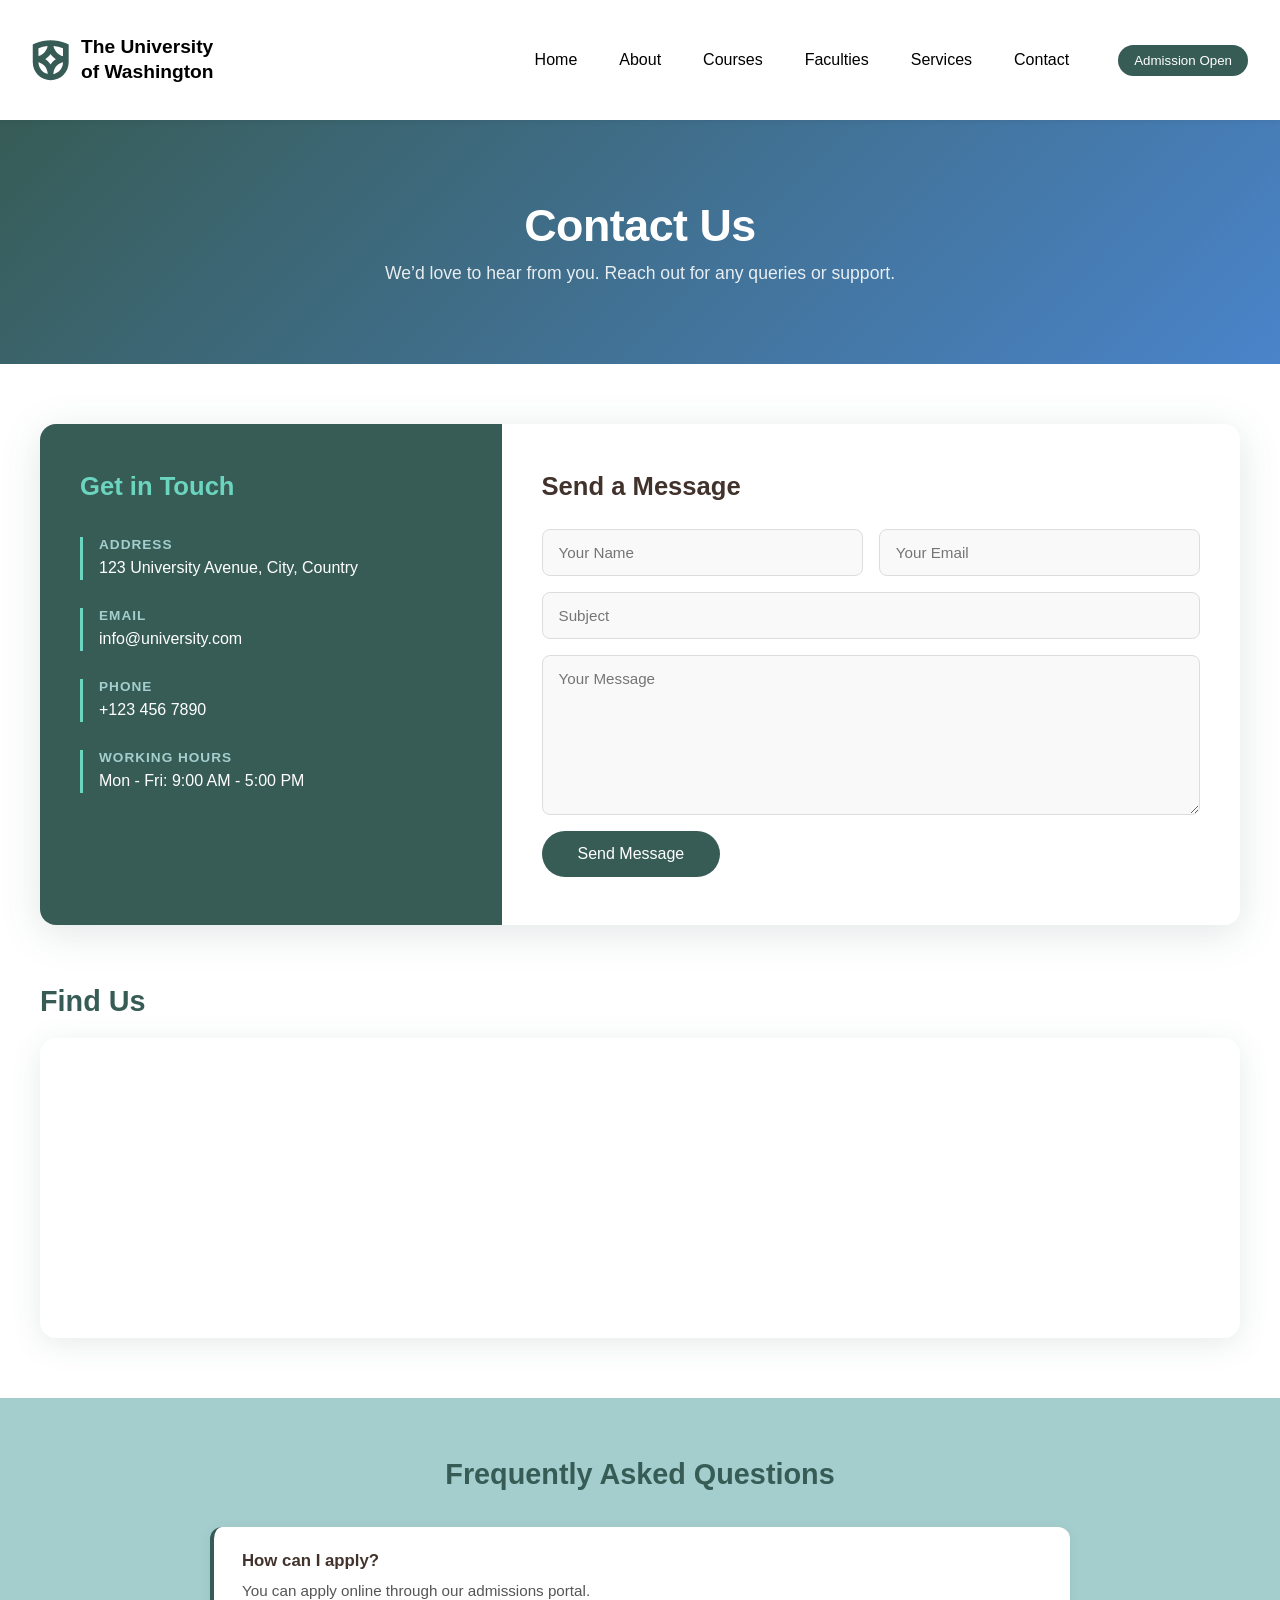
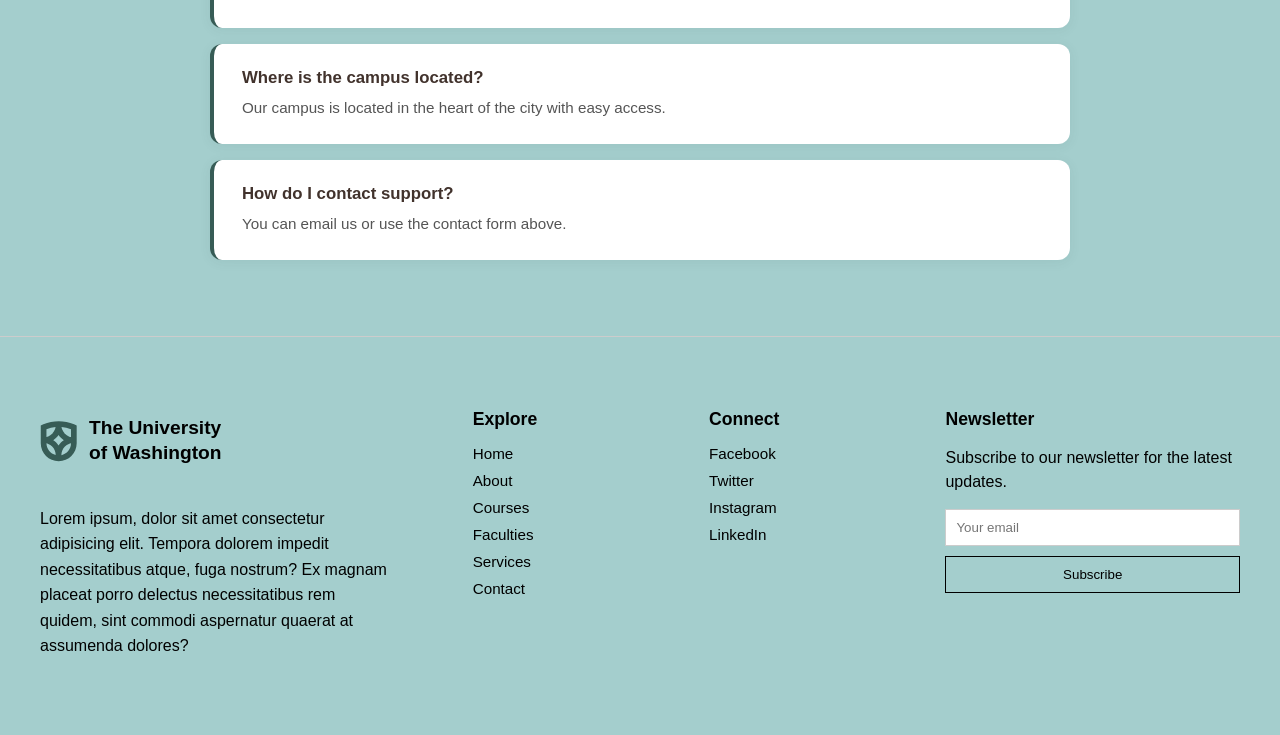
<file: contact.html>
<!DOCTYPE html>
<html lang="en">

<head>
    <meta charset="UTF-8">
    <meta name="viewport" content="width=device-width, initial-scale=1.0">
    <title>Contact Us</title>
    <link rel="stylesheet" href="contact.css">
</head>

<body>
    <header>
        <nav id="mainNav">
            <div class="logoContainer">
                <a href="" class="logo">
                    <svg xmlns="http://www.w3.org/2000/svg" width="37" height="41" viewBox="0 0 37 41" fill="none"
                        id="Logo">
                        <g transform="translate(0, 0) rotate(0 18.5 20.5)" id="logogram" style="opacity: 1;">
                            <path fill="#375C56"
                                d="M6.44649 8.24049V15.9847C7.05349 15.8378 7.6496 15.6437 8.22926 15.4036C9.69678 14.7957 11.0302 13.9048 12.1534 12.7816C13.2766 11.6584 14.1675 10.325 14.7754 8.85746C15.1553 7.94029 15.42 6.98197 15.5651 6.00442C12.4602 6.30501 9.38828 7.05037 6.44649 8.24049ZM0.754395 4.49805V16.3243V22.0164V22.1943C0.754395 32.1165 8.7979 40.16 18.7201 40.16C28.6422 40.16 36.6857 32.1165 36.6857 22.1943V22.0164V16.3243V4.49805L34.0549 3.35287C24.2749 -0.904325 13.1652 -0.904325 3.38521 3.35287L0.754395 4.49805ZM6.44753 22.3563C6.52078 28.0198 10.43 32.7583 15.6961 34.0926C15.6936 32.5108 15.3808 30.9448 14.7754 29.4833C14.1675 28.0158 13.2766 26.6824 12.1534 25.5592C11.0302 24.436 9.69678 23.545 8.22926 22.9372C7.64993 22.6972 7.05418 22.5032 6.44753 22.3563ZM18.5422 24.4607C17.8615 23.4069 17.0696 22.4256 16.1783 21.5343C15.287 20.6429 14.3056 19.8511 13.2519 19.1704C14.3056 18.4897 15.287 17.6978 16.1783 16.8065C17.0696 15.9152 17.8615 14.9338 18.5422 13.88C19.2229 14.9338 20.0147 15.9152 20.9061 16.8065C21.7974 17.6978 22.7787 18.4897 23.8325 19.1704C22.7787 19.8511 21.7974 20.6429 20.9061 21.5343C20.0147 22.4256 19.2229 23.4069 18.5422 24.4607ZM21.3882 34.177C26.8584 32.9644 30.9556 28.1018 30.9934 22.2756C30.2635 22.4292 29.5476 22.6503 28.8551 22.9372C27.3876 23.545 26.0542 24.436 24.931 25.5592C23.8078 26.6824 22.9168 28.0158 22.309 29.4833C21.7011 30.9508 21.3882 32.5237 21.3882 34.1121V34.177ZM28.8551 15.4036C29.5476 15.6905 30.2636 15.9116 30.9936 16.0652V8.24049C27.938 7.00431 24.7419 6.24799 21.5145 5.97153C21.6585 6.96047 21.9248 7.93001 22.309 8.85746C22.9168 10.325 23.8078 11.6584 24.931 12.7816C26.0542 13.9048 27.3876 14.7957 28.8551 15.4036Z"
                                clip-rule="evenodd" fill-rule="evenodd"></path>
                        </g>
                        <g id="logotype" style="opacity: 1;"></g>
                    </svg>
                    <h3>The University <br>of Washington</h3>
                </a>
            </div>
            <div class="linksContainer">
                <div class="navLinks">
                    <a href="/">Home</a>
                    <a href="about.html">About</a>
                    <a href="courses.html">Courses</a>
                    <a href="faculties.html">Faculties</a>
                    <a href="services.html">Services</a>
                    <a href="contact.html">Contact</a>
                </div>
                <button class="admissionbtn">Admission Open</button>
            </div>
        </nav>
    </header>

    <main>

        <section class="contact-header">
            <h1>Contact Us</h1>
            <p>We’d love to hear from you. Reach out for any queries or support.</p>
        </section>

        <section class="contact-main">

            <div class="contact-info">
                <h2>Get in Touch</h2>

                <div class="info-item">
                    <h3>Address</h3>
                    <p>123 University Avenue, City, Country</p>
                </div>

                <div class="info-item">
                    <h3>Email</h3>
                    <p>info@university.com</p>
                </div>

                <div class="info-item">
                    <h3>Phone</h3>
                    <p>+123 456 7890</p>
                </div>

                <div class="info-item">
                    <h3>Working Hours</h3>
                    <p>Mon - Fri: 9:00 AM - 5:00 PM</p>
                </div>
            </div>

            <div class="contact-form">
                <h2>Send a Message</h2>

                <form>
                    <div class="form-row">
                        <input type="text" placeholder="Your Name">
                        <input type="email" placeholder="Your Email">
                    </div>

                    <div class="form-row">
                        <input type="text" placeholder="Subject">
                    </div>

                    <div class="form-row">
                        <textarea placeholder="Your Message"></textarea>
                    </div>

                    <button type="submit">Send Message</button>
                </form>
            </div>

        </section>

        <section class="contact-map">
            <h2>Find Us</h2>
            <div class="map-container">
                <iframe src="https://maps.google.com/maps?q=university&t=&z=13&ie=UTF8&iwloc=&output=embed" width="100%"
                    height="300" style="border:0;" loading="lazy">
                </iframe>
            </div>
        </section>

        <section class="contact-faq">
            <h2>Frequently Asked Questions</h2>

            <div class="faq-item">
                <h3>How can I apply?</h3>
                <p>You can apply online through our admissions portal.</p>
            </div>

            <div class="faq-item">
                <h3>Where is the campus located?</h3>
                <p>Our campus is located in the heart of the city with easy access.</p>
            </div>

            <div class="faq-item">
                <h3>How do I contact support?</h3>
                <p>You can email us or use the contact form above.</p>
            </div>

        </section>

    </main>

    <footer>
        <div class="logoContainer">
            <a href="" class="logo">
                <svg xmlns="http://www.w3.org/2000/svg" width="37" height="41" viewBox="0 0 37 41" fill="none"
                    id="Logo">
                    <g transform="translate(0, 0)
    rotate(0 18.5 20.5)" id="logogram" style="opacity: 1;">
                        <path fill="#375C56"
                            d="M6.44649 8.24049V15.9847C7.05349 15.8378 7.6496 15.6437 8.22926 15.4036C9.69678 14.7957 11.0302 13.9048 12.1534 12.7816C13.2766 11.6584 14.1675 10.325 14.7754 8.85746C15.1553 7.94029 15.42 6.98197 15.5651 6.00442C12.4602 6.30501 9.38828 7.05037 6.44649 8.24049ZM0.754395 4.49805V16.3243V22.0164V22.1943C0.754395 32.1165 8.7979 40.16 18.7201 40.16C28.6422 40.16 36.6857 32.1165 36.6857 22.1943V22.0164V16.3243V4.49805L34.0549 3.35287C24.2749 -0.904325 13.1652 -0.904325 3.38521 3.35287L0.754395 4.49805ZM6.44753 22.3563C6.52078 28.0198 10.43 32.7583 15.6961 34.0926C15.6936 32.5108 15.3808 30.9448 14.7754 29.4833C14.1675 28.0158 13.2766 26.6824 12.1534 25.5592C11.0302 24.436 9.69678 23.545 8.22926 22.9372C7.64993 22.6972 7.05418 22.5032 6.44753 22.3563ZM18.5422 24.4607C17.8615 23.4069 17.0696 22.4256 16.1783 21.5343C15.287 20.6429 14.3056 19.8511 13.2519 19.1704C14.3056 18.4897 15.287 17.6978 16.1783 16.8065C17.0696 15.9152 17.8615 14.9338 18.5422 13.88C19.2229 14.9338 20.0147 15.9152 20.9061 16.8065C21.7974 17.6978 22.7787 18.4897 23.8325 19.1704C22.7787 19.8511 21.7974 20.6429 20.9061 21.5343C20.0147 22.4256 19.2229 23.4069 18.5422 24.4607ZM21.3882 34.177C26.8584 32.9644 30.9556 28.1018 30.9934 22.2756C30.2635 22.4292 29.5476 22.6503 28.8551 22.9372C27.3876 23.545 26.0542 24.436 24.931 25.5592C23.8078 26.6824 22.9168 28.0158 22.309 29.4833C21.7011 30.9508 21.3882 32.5237 21.3882 34.1121V34.177ZM28.8551 15.4036C29.5476 15.6905 30.2636 15.9116 30.9936 16.0652V8.24049C27.938 7.00431 24.7419 6.24799 21.5145 5.97153C21.6585 6.96047 21.9248 7.93001 22.309 8.85746C22.9168 10.325 23.8078 11.6584 24.931 12.7816C26.0542 13.9048 27.3876 14.7957 28.8551 15.4036Z"
                            clip-rule="evenodd" fill-rule="evenodd"></path>
                    </g>
                    <g transform="" id="logotype" style="opacity: 1;"></g>
                </svg>
                <h3>The University <br>of Washington</h3>
            </a>
            <p>Lorem ipsum, dolor sit amet consectetur adipisicing elit. Tempora dolorem impedit necessitatibus atque,
                fuga nostrum? Ex magnam placeat porro delectus necessitatibus rem quidem, sint commodi aspernatur
                quaerat at assumenda dolores?</p>
        </div>
        <div class="column1">
            <h1>Explore</h1>
            <a href="">Home</a>
            <a href="">About</a>
            <a href="">Courses</a>
            <a href="">Faculties</a>
            <a href="">Services</a>
            <a href="">Contact</a>
        </div>
        <div class="column2">
            <h1>Connect</h1>
            <a href="">Facebook</a>
            <a href="">Twitter</a>
            <a href="">Instagram</a>
            <a href="">LinkedIn</a>
        </div>
        <div class="column3">
            <h1>Newsletter</h1>
            <p>Subscribe to our newsletter for the latest updates.</p>
            <form>
                <input type="email" placeholder="Your email">
                <button type="submit">Subscribe</button>
            </form>
        </div>
    </footer>
</body>

</html>
</file>
<file: contact.css>
:root {
    --color-9a442b: #9a442b;
    --color-be8770: #be8770;
    --color-4a84ca: #4a84ca;
    --color-6cd5bf: #6cd5bf;
    --color-375c56: #375c56;
    --color-c35308: #c35308;
    --color-817b2e: #817b2e;
    --color-41322c: #41322c;
    --color-a4cecd: #a4cecd;
}

body {
    font-family: 'Poppins', sans-serif;
    margin: 0;
    padding: 0;
}

header {
    width: 100%;
    position: sticky;
    top: 0;
    z-index: 1000;
    background: white;
    box-shadow: 0 1px 6px rgba(0, 0, 0, 0.07);
}

nav {
    display: flex;
    justify-content: space-between;
    align-items: center;
    padding: 1rem 2rem;
    position: relative;
}

.logo {
    display: flex;
    align-items: center;
    gap: 0.5rem;
    font: medium;
    text-decoration: none;
    color: black;
    white-space: nowrap;
}

.linksContainer {
    display: flex;
    align-items: center;
    gap: 2rem;
}

.navLinks {
    display: flex;
    gap: 0.5rem;
}

.navLinks a {
    text-decoration: none;
    color: black;
    border: 1px solid white;
    border-radius: 50px;
    padding: 0.5rem 1rem;
    transition: all 0.3s ease;
}

.navLinks a:hover {
    background: white;
    color: var(--color-375c56);
}

.admissionbtn {
    background: var(--color-375c56);
    color: white;
    border: none;
    border-radius: 50px;
    padding: 0.5rem 1rem;
    cursor: pointer;
    transition: all 0.3s ease;
    white-space: nowrap;
}

.admissionbtn:hover {
    background: #2f4e47;
}

footer {
    background: var(--color-a4cecd);
}

footer {
    padding: 60px 40px;
    display: grid;
    grid-template-columns: 2fr 1fr 1fr 1.5fr;
    gap: 40px;
    border-top: 1px solid #ccc;
}

.logoContainer .logo {
    display: flex;
    align-items: center;
    gap: 12px;
    text-decoration: none;
}

.logoContainer h3 {
    font-size: 1.2rem;
    line-height: 1.3;
}

.logoContainer p {
    margin-top: 20px;
    line-height: 1.6;
    max-width: 350px;
}

footer h1 {
    font-size: 1.1rem;
    margin-bottom: 15px;
}

footer a {
    display: block;
    margin-bottom: 10px;
    text-decoration: none;
    font-size: 0.95rem;
    color: black;
}

.column3 p {
    margin-bottom: 15px;
    line-height: 1.5;
}

.column3 form {
    display: flex;
    gap: 10px;
}

.column3 input {
    flex: 1;
    padding: 10px;
    border: 1px solid #ccc;
    outline: none;
}

.column3 button {
    padding: 10px 16px;
    border: 1px solid #000;
    background: transparent;
    cursor: pointer;
}


main {
    padding: 0;
}

.contact-header {
    background: linear-gradient(135deg, var(--color-375c56) 0%, var(--color-4a84ca) 100%);
    color: white;
    text-align: center;
    padding: 80px 40px;
}

.contact-header h1 {
    font-size: 2.8rem;
    margin: 0 0 12px;
    letter-spacing: -0.5px;
}

.contact-header p {
    font-size: 1.1rem;
    opacity: 0.88;
    margin: 0;
}

.contact-main {
    display: grid;
    grid-template-columns: 1fr 1.6fr;
    gap: 0;
    max-width: 1200px;
    margin: 60px auto;
    border-radius: 16px;
    overflow: hidden;
    box-shadow: 0 8px 40px rgba(55, 92, 86, 0.15);
}

.contact-info {
    background: var(--color-375c56);
    color: white;
    padding: 48px 40px;
    display: flex;
    flex-direction: column;
    gap: 28px;
}

.contact-info h2 {
    font-size: 1.6rem;
    margin: 0 0 8px;
    color: var(--color-6cd5bf);
}

.info-item {
    border-left: 3px solid var(--color-6cd5bf);
    padding-left: 16px;
}

.info-item h3 {
    font-size: 0.85rem;
    text-transform: uppercase;
    letter-spacing: 1px;
    color: var(--color-a4cecd);
    margin: 0 0 4px;
}

.info-item p {
    margin: 0;
    font-size: 1rem;
    color: white;
    line-height: 1.5;
}

.contact-form {
    background: white;
    padding: 48px 40px;
}

.contact-form h2 {
    font-size: 1.6rem;
    color: var(--color-41322c);
    margin: 0 0 28px;
}

form {
    display: flex;
    flex-direction: column;
    gap: 16px;
}

.form-row {
    display: flex;
    gap: 16px;
}

.form-row input,
.form-row textarea {
    flex: 1;
    padding: 14px 16px;
    border: 1.5px solid #ddd;
    border-radius: 8px;
    font-family: inherit;
    font-size: 0.95rem;
    color: var(--color-41322c);
    background: #f9f9f9;
    outline: none;
    transition: border-color 0.25s ease, box-shadow 0.25s ease;
    resize: vertical;
}

.form-row textarea {
    min-height: 130px;
}

.form-row input:focus,
.form-row textarea:focus {
    border-color: var(--color-375c56);
    box-shadow: 0 0 0 3px rgba(55, 92, 86, 0.12);
    background: white;
}

.contact-form button[type="submit"] {
    align-self: flex-start;
    background: var(--color-375c56);
    color: white;
    border: none;
    border-radius: 50px;
    padding: 14px 36px;
    font-size: 1rem;
    font-family: inherit;
    cursor: pointer;
    transition: background 0.3s ease, transform 0.2s ease;
}

.contact-form button[type="submit"]:hover {
    background: var(--color-41322c);
    transform: translateY(-2px);
}

.contact-map {
    max-width: 1200px;
    margin: 0 auto 60px;
    padding: 0 20px;
}

.contact-map h2 {
    font-size: 1.8rem;
    color: var(--color-375c56);
    margin-bottom: 20px;
}

.map-container {
    border-radius: 16px;
    overflow: hidden;
    box-shadow: 0 6px 30px rgba(55, 92, 86, 0.12);
}

.map-container iframe {
    display: block;
}

.contact-faq {
    background: var(--color-a4cecd);
    padding: 60px 40px;
}

.contact-faq h2 {
    font-size: 1.8rem;
    color: var(--color-375c56);
    text-align: center;
    margin: 0 0 36px;
}

.faq-item {
    max-width: 800px;
    margin: 0 auto 16px;
    background: white;
    border-radius: 12px;
    padding: 24px 28px;
    box-shadow: 0 2px 12px rgba(55, 92, 86, 0.08);
    border-left: 4px solid var(--color-375c56);
    transition: transform 0.2s ease, box-shadow 0.2s ease;
}

.faq-item:hover {
    transform: translateY(-2px);
    box-shadow: 0 6px 20px rgba(55, 92, 86, 0.14);
}

.faq-item h3 {
    font-size: 1.05rem;
    color: var(--color-41322c);
    margin: 0 0 8px;
}

.faq-item p {
    margin: 0;
    color: #555;
    line-height: 1.6;
    font-size: 0.95rem;
}


@media (max-width: 900px) {
    .contact-main {
        grid-template-columns: 1fr;
        margin: 40px 20px;
    }

    footer {
        grid-template-columns: 1fr 1fr;
    }
}

@media (max-width: 720px) {
    nav {
        display: flex;
        flex-direction: column;
        gap: 1rem;
    }

    .linksContainer {
        flex-direction: column;
        width: 100%;
        gap: 1.5rem;
    }

    .navLinks {
        flex-wrap: wrap;
        justify-content: center;
    }

    .admissionbtn {
        width: 100%;
    }
}

@media (max-width: 600px) {
    .contact-header h1 {
        font-size: 2rem;
    }

    .form-row {
        flex-direction: column;
    }

    .contact-faq {
        padding: 40px 20px;
    }

    footer {
        grid-template-columns: 1fr;
    }
}
</file>
